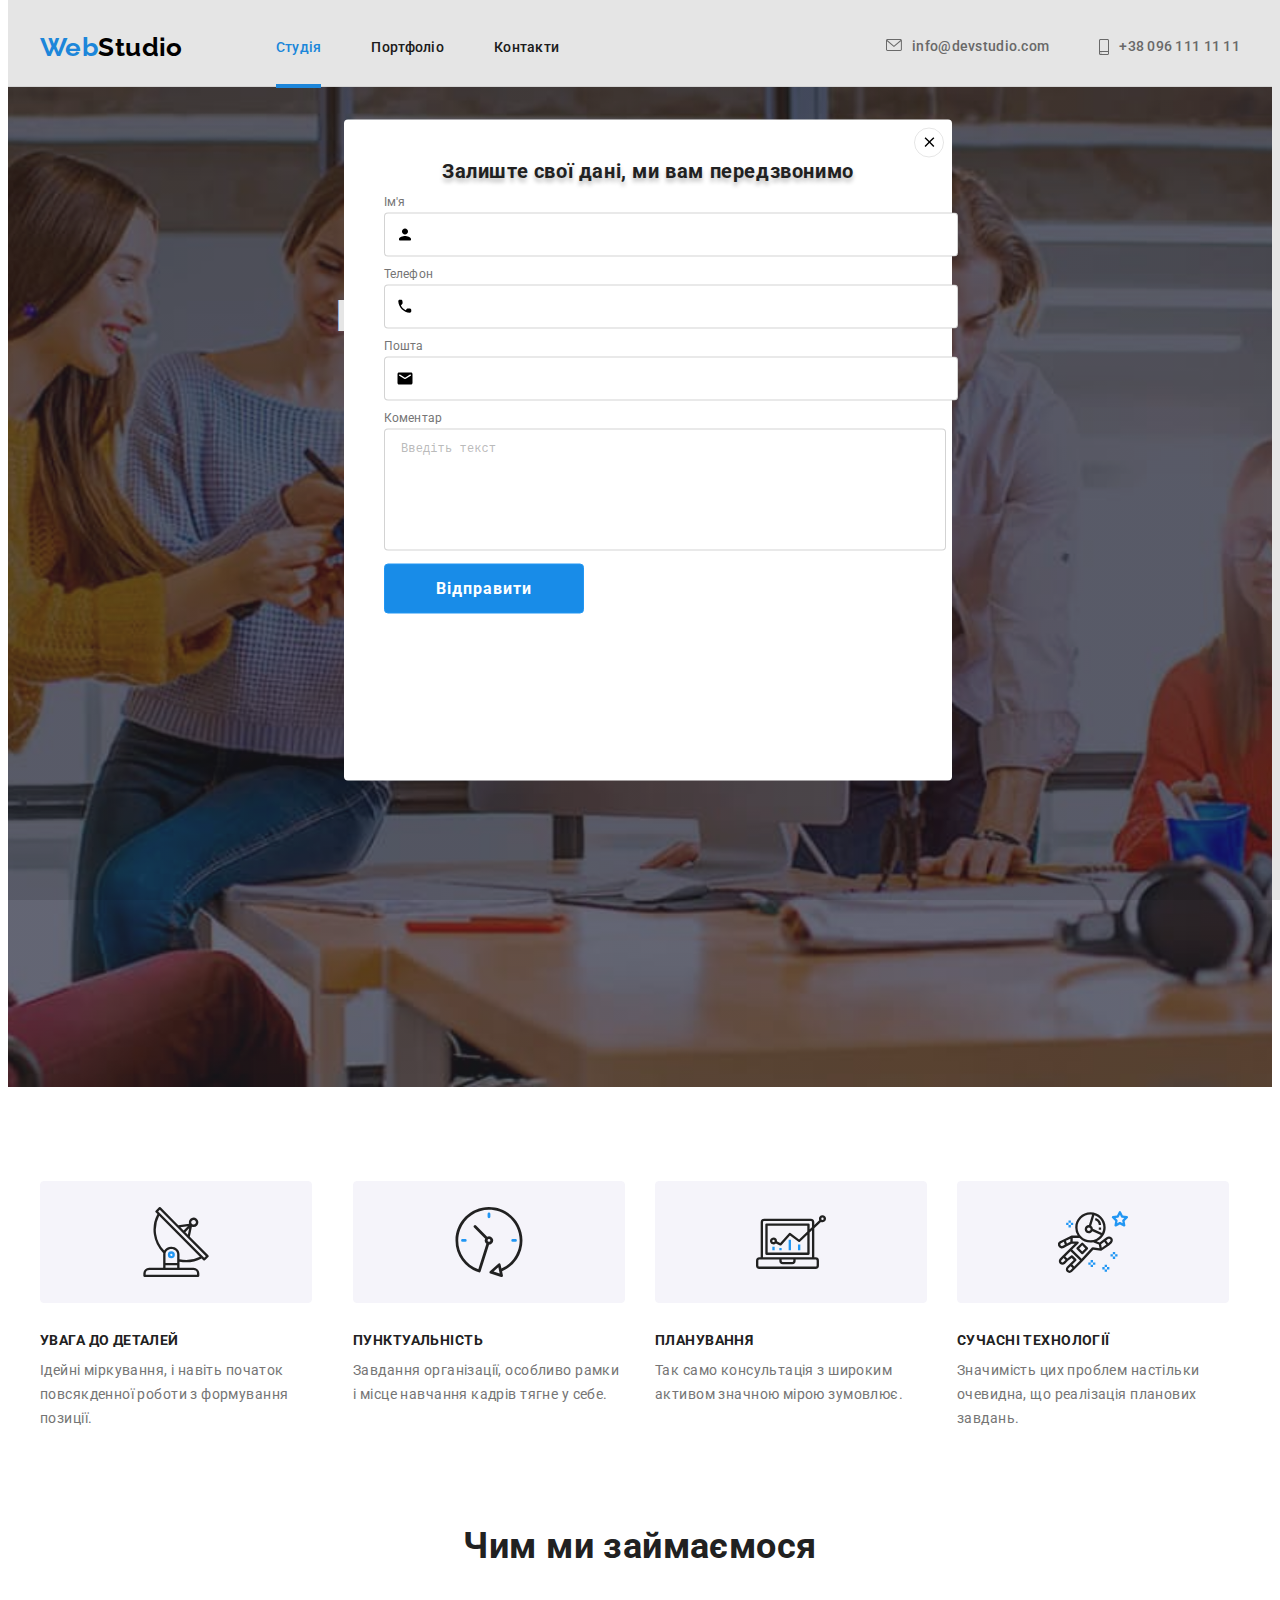
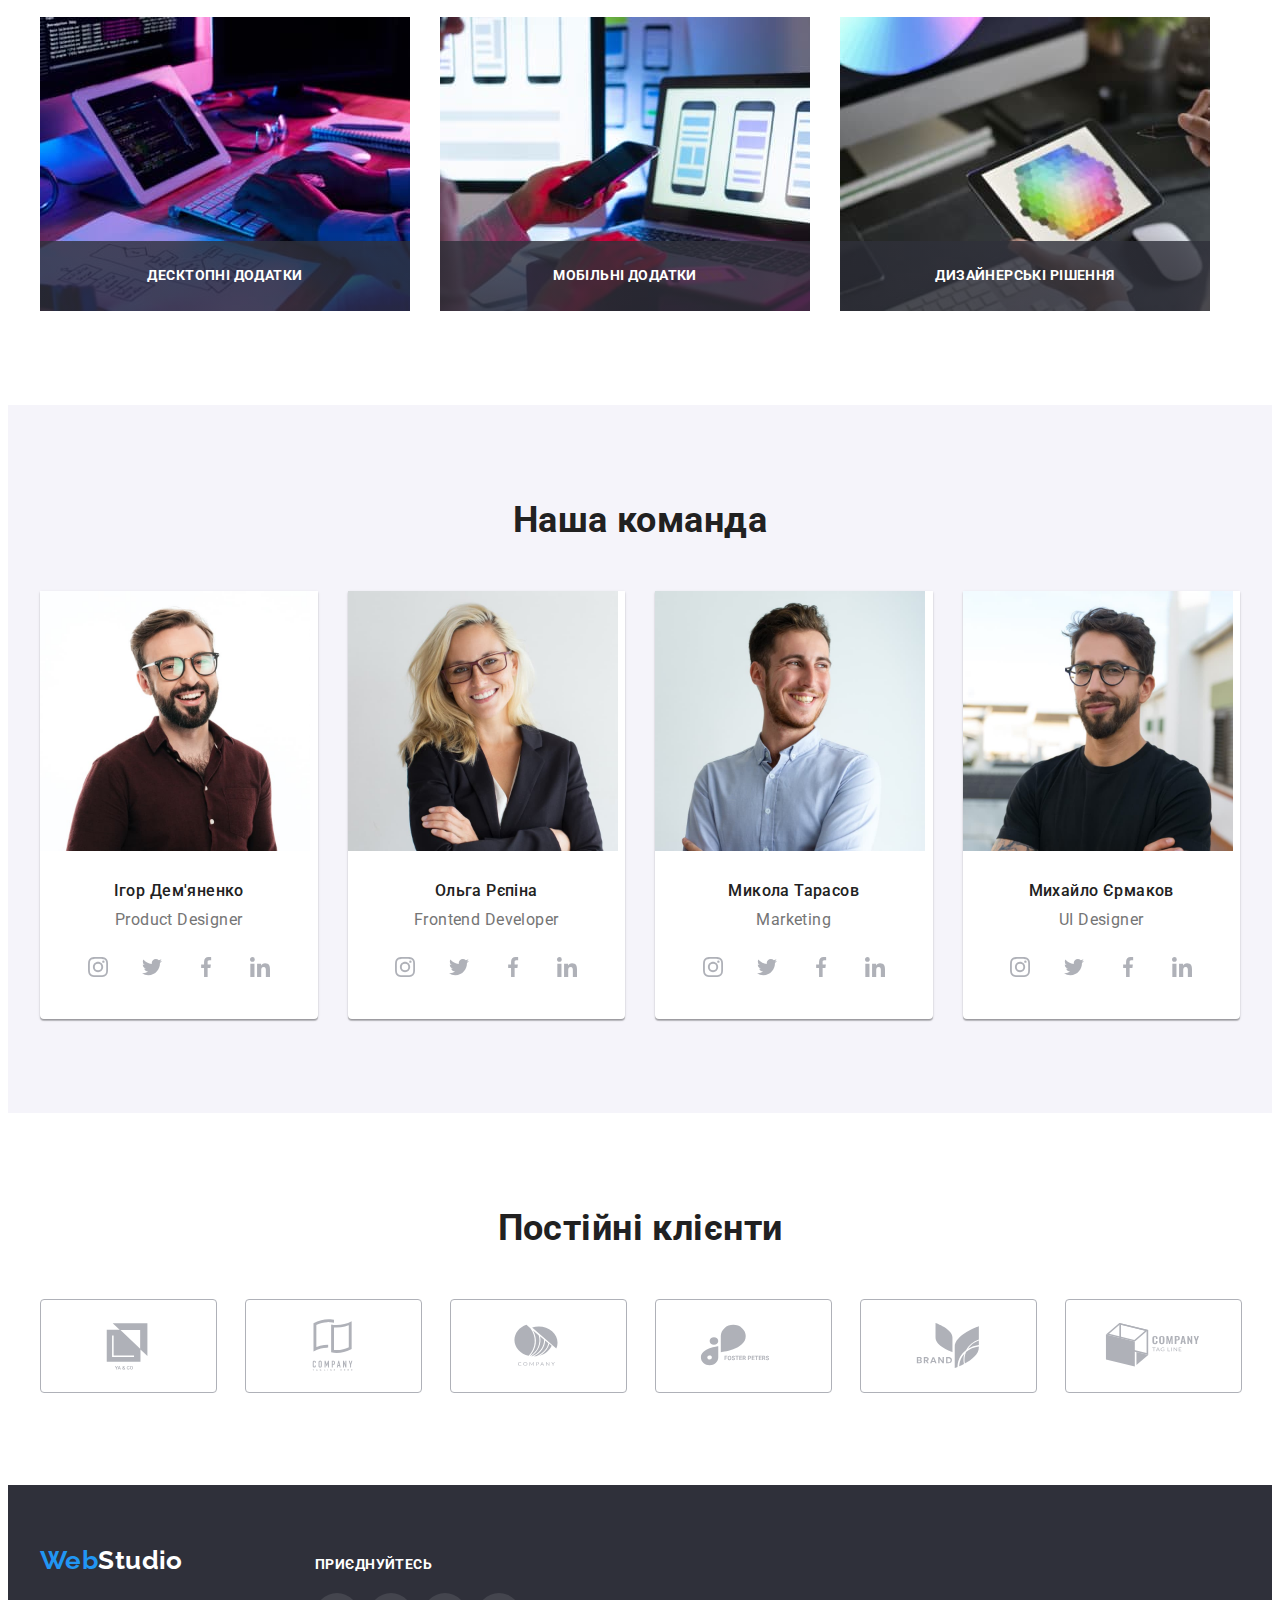
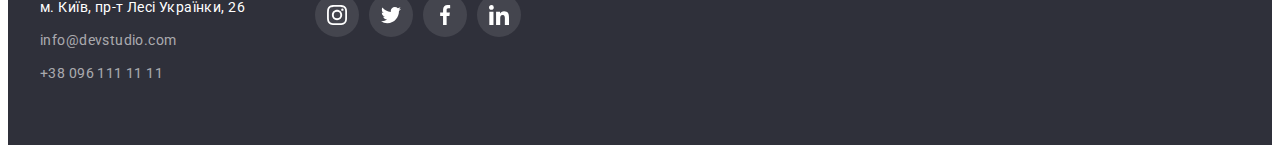
<file: index.html>
<!DOCTYPE html>
<html lang="uk">
  <head>
    <meta charset="UTF-8" />
    <meta http-equiv="X-UA-Compatible" content="IE=edge" />
    <meta name="viewport" content="width=device-width, initial-scale=1.0" />
    <title>Document</title>
    <link rel="preconnect" href="https://fonts.googleapis.com" />
    <link rel="preconnect" href="https://fonts.gstatic.com" crossorigin />
    <link
      href="https://fonts.googleapis.com/css2?family=Raleway:wght@700&family=Roboto:wght@400;500;700;900&display=swap"
      rel="stylesheet"
    />
    <link
      rel="stylesheet"
      href="https://cdnjs.cloudflare.com/ajax/libs/modern-normalize/1.1.0/modern-normalize.min.css"
      integrity="sha512-wpPYUAdjBVSE4KJnH1VR1HeZfpl1ub8YT/NKx4PuQ5NmX2tKuGu6U/JRp5y+Y8XG2tV+wKQpNHVUX03MfMFn9Q=="
      crossorigin="anonymous"
      referrerpolicy="no-referrer"
    />
    <link rel="stylesheet" href="./css/style.css" />
  </head>
  <body>
    <header class="header">
      <div class="container header-container">
        <a class="footer-logo link header-name" lang="en" href="./index.html"
          ><span>Web</span><span class="header-logo">Studio</span></a
        >
        <nav class="header-navigation">
          <ul class="header-list list">
            <li class="list-element list-navig list-current">
              <a class="header-nav link current" href="">Студія</a>
            </li>
            <li class="list-element list-navig">
              <a class="header-nav link" href="./portfolio.html">Портфоліо</a>
            </li>
            <li class="list-element list-navig">
              <a class="header-nav link" href="./index.html">Контакти</a>
            </li>
          </ul>
        </nav>
        <ul class="header-address list">
          <li class="list-element list-address">
            <a class="header-contact link" href="mailto:info@devstudio.com">
              <svg class="header-image" width="16" height="12">
                <use href="./images/symbol-defs.svg#icon-envelope-hover"></use>
              </svg>
              info@devstudio.com</a
            >
          </li>
          <li class="list-element">
            <a class="header-contact link" href="tel:+380961111111">
              <svg class="header-image" width="10" height="16">
                <use href="./images/symbol-defs.svg#icon-smartphone"></use>
              </svg>
              +38 096 111 11 11</a
            >
          </li>
        </ul>
      </div>
    </header>
    <main>
      <section class="section-hero">
        <div class="container">
          <h1 class="paragraph-main">
            Ефективні рішення для <br />
            вашого бізнесу
          </h1>
          <button class="button-nav-main" type="button" data-modal-open>
            Замовити послугу
          </button>
        </div>
      </section>
      <section class="section-benefits section">
        <div class="container">
          <h2 class="section-header hero-title visually-hidden">Переваги</h2>
          <ul class="list-advantages list">
            <li>
              <div class="benefits-picture">
                <svg class="benefits-items" width="70" height="70">
                  <use href="./images/symbol-defs.svg#icon-antenna-1"></use>
                </svg>
              </div>
              <h3 class="list-item-name">Увага до деталей</h3>
              <p class="list-item-description">
                Ідейні міркування, і навіть початок повсякденної роботи з
                формування позиції.
              </p>
            </li>
            <li>
              <div class="benefits-picture">
                <svg class="benefits-items" width="70" height="70">
                  <use href="./images/symbol-defs.svg#icon-clock-1"></use>
                </svg>
              </div>
              <h3 class="list-item-name">Пунктуальність</h3>
              <p class="list-item-description">
                Завдання організації, особливо рамки і місце навчання кадрів
                тягне у себе.
              </p>
            </li>
            <li>
              <div class="benefits-picture">
                <svg class="benefits-items" width="70" height="70">
                  <use href="./images/symbol-defs.svg#icon-diagram-1"></use>
                </svg>
              </div>
              <h3 class="list-item-name">Планування</h3>
              <p class="list-item-description">
                Так само консультація з широким активом значною мірою зумовлює.
              </p>
            </li>
            <li>
              <div class="benefits-picture">
                <svg class="benefits-items" width="70" height="70">
                  <use href="./images/symbol-defs.svg#icon-astronaut-1"></use>
                </svg>
              </div>
              <h3 class="list-item-name">Сучасні технології</h3>
              <p class="list-item-description">
                Значимість цих проблем настільки очевидна, що реалізація
                планових завдань.
              </p>
            </li>
          </ul>
        </div>
      </section>
      <section class="section-work section">
        <div class="container">
          <h2 class="section-header">Чим ми займаємося</h2>
          <ul class="list work-pictures">
            <li class="work-item">
              <img src="./images/img1.jpg" alt="Комп’ютер" width="370" />
              <p class="work-text">Десктопні додатки</p>
            </li>
            <li class="work-item">
              <img src="./images/img2.jpg" alt="Мобільний" width="370" />
              <p class="work-text">Мобільні додатки</p>
            </li>
            <li class="work-item">
              <img src="./images/img3.jpg" alt="Планшет" width="370" />
              <p class="work-text">Дизайнерські рішення</p>
            </li>
          </ul>
        </div>
      </section>
      <section class="section-team section">
        <div class="container">
          <h2 class="section-header">Наша команда</h2>
          <ul class="team-list list">
            <li class="team-items">
              <img src="./images/img-4.jpg" alt="Ігор Дем'яненко" width="270" />
              <div class="team-member">
                <h3 class="team">Ігор Дем'яненко</h3>
                <p class="team-position" lang="en">Product Designer</p>
                <ul class="team-social list">
                  <li class="team-social-item">
                    <a
                      href=""
                      class="team-social-link link"
                      target="_blank"
                      rel="noopener noreferrer nofollow"
                    >
                      <svg class="team-social-icon" width="20" height="20">
                        <use
                          href="./images/symbol-defs.svg#icon-instagram-2-4"
                        ></use>
                      </svg>
                    </a>
                  </li>
                  <li class="team-social-item">
                    <a
                      href=""
                      class="team-social-link link"
                      target="_blank"
                      rel="noopener noreferrer nofollow"
                    >
                      <svg class="team-social-icon" width="20" height="20">
                        <use
                          href="./images/symbol-defs.svg#icon-twitter-1-3"
                        ></use>
                      </svg>
                    </a>
                  </li>
                  <li class="team-social-item">
                    <a
                      href=""
                      class="team-social-link link"
                      target="_blank"
                      rel="noopener noreferrer nofollow"
                    >
                      <svg class="team-social-icon" width="20" height="20">
                        <use
                          href="./images/symbol-defs.svg#icon-facebook-1-3"
                        ></use>
                      </svg>
                    </a>
                  </li>
                  <li class="team-social-item">
                    <a
                      href=""
                      class="team-social-link link"
                      target="_blank"
                      rel="noopener noreferrer nofollow"
                    >
                      <svg class="team-social-icon" width="20" height="20">
                        <use
                          href="./images/symbol-defs.svg#icon-linkedin-1-3"
                        ></use>
                      </svg>
                    </a>
                  </li>
                </ul>
              </div>
            </li>
            <li class="team-items">
              <img src="./images/img-5.jpg" alt="Ольга Рєпіна" width="270" />
              <div class="team-member">
                <h3 class="team">Ольга Рєпіна</h3>
                <p class="team-position" lang="en">Frontend Developer</p>
                <ul class="team-social list">
                  <li class="team-social-item">
                    <a
                      href=""
                      class="team-social-link link"
                      target="_blank"
                      rel="noopener noreferrer nofollow"
                    >
                      <svg class="team-social-icon" width="20" height="20">
                        <use
                          href="./images/symbol-defs.svg#icon-instagram-2-4"
                        ></use>
                      </svg>
                    </a>
                  </li>
                  <li class="team-social-item">
                    <a
                      href=""
                      class="team-social-link link"
                      target="_blank"
                      rel="noopener noreferrer nofollow"
                    >
                      <svg class="team-social-icon" width="20" height="20">
                        <use
                          href="./images/symbol-defs.svg#icon-twitter-1-3"
                        ></use>
                      </svg>
                    </a>
                  </li>
                  <li class="team-social-item">
                    <a
                      href=""
                      class="team-social-link link"
                      target="_blank"
                      rel="noopener noreferrer nofollow"
                    >
                      <svg class="team-social-icon" width="20" height="20">
                        <use
                          href="./images/symbol-defs.svg#icon-facebook-1-3"
                        ></use>
                      </svg>
                    </a>
                  </li>
                  <li class="team-social-item">
                    <a
                      href=""
                      class="team-social-link link"
                      target="_blank"
                      rel="noopener noreferrer nofollow"
                    >
                      <svg class="team-social-icon" width="20" height="20">
                        <use
                          href="./images/symbol-defs.svg#icon-linkedin-1-3"
                        ></use>
                      </svg>
                    </a>
                  </li>
                </ul>
              </div>
            </li>
            <li class="team-items">
              <img src="./images/img-6.jpg" alt="Микола Тарасов" width="270" />
              <div class="team-member">
                <h3 class="team">Микола Тарасов</h3>
                <p class="team-position" lang="en">Marketing</p>
                <ul class="team-social list">
                  <li class="team-social-item">
                    <a
                      href=""
                      class="team-social-link link"
                      target="_blank"
                      rel="noopener noreferrer nofollow"
                    >
                      <svg class="team-social-icon" width="20" height="20">
                        <use
                          href="./images/symbol-defs.svg#icon-instagram-2-4"
                        ></use>
                      </svg>
                    </a>
                  </li>
                  <li class="team-social-item">
                    <a
                      href=""
                      class="team-social-link link"
                      target="_blank"
                      rel="noopener noreferrer nofollow"
                    >
                      <svg class="team-social-icon" width="20" height="20">
                        <use
                          href="./images/symbol-defs.svg#icon-twitter-1-3"
                        ></use>
                      </svg>
                    </a>
                  </li>
                  <li class="team-social-item">
                    <a
                      href=""
                      class="team-social-link link"
                      target="_blank"
                      rel="noopener noreferrer nofollow"
                    >
                      <svg class="team-social-icon" width="20" height="20">
                        <use
                          href="./images/symbol-defs.svg#icon-facebook-1-3"
                        ></use>
                      </svg>
                    </a>
                  </li>
                  <li class="team-social-item">
                    <a
                      href=""
                      class="team-social-link link"
                      target="_blank"
                      rel="noopener noreferrer nofollow"
                    >
                      <svg class="team-social-icon" width="20" height="20">
                        <use
                          href="./images/symbol-defs.svg#icon-linkedin-1-3"
                        ></use>
                      </svg>
                    </a>
                  </li>
                </ul>
              </div>
            </li>
            <li class="team-items">
              <img src="./images/img-7.jpg" alt="Михайло Єрмаков" width="270" />
              <div class="team-member">
                <h3 class="team">Михайло Єрмаков</h3>
                <p class="team-position" lang="en">UI Designer</p>
                <ul class="team-social list">
                  <li class="team-social-item">
                    <a
                      href=""
                      class="team-social-link link"
                      target="_blank"
                      rel="noopener noreferrer nofollow"
                    >
                      <svg class="team-social-icon" width="20" height="20">
                        <use
                          href="./images/symbol-defs.svg#icon-instagram-2-4"
                        ></use>
                      </svg>
                    </a>
                  </li>
                  <li class="team-social-item">
                    <a
                      href=""
                      class="team-social-link link"
                      target="_blank"
                      rel="noopener noreferrer nofollow"
                    >
                      <svg class="team-social-icon" width="20" height="20">
                        <use
                          href="./images/symbol-defs.svg#icon-twitter-1-3"
                        ></use>
                      </svg>
                    </a>
                  </li>
                  <li class="team-social-item">
                    <a
                      href=""
                      class="team-social-link link"
                      target="_blank"
                      rel="noopener noreferrer nofollow"
                    >
                      <svg class="team-social-icon" width="20" height="20">
                        <use
                          href="./images/symbol-defs.svg#icon-facebook-1-3"
                        ></use>
                      </svg>
                    </a>
                  </li>
                  <li class="team-social-item">
                    <a
                      href=""
                      class="team-social-link link"
                      target="_blank"
                      rel="noopener noreferrer nofollow"
                    >
                      <svg class="team-social-icon" width="20" height="20">
                        <use
                          href="./images/symbol-defs.svg#icon-linkedin-1-3"
                        ></use>
                      </svg>
                    </a>
                  </li>
                </ul>
              </div>
            </li>
          </ul>
        </div>
      </section>
      <section class="section-clients section">
        <div class="container">
          <h2 class="section-header">Постійні клієнти</h2>
          <ul class="clients-list">
            <li class="clients-item list">
              <a
                href=""
                class="clients-link link"
                target="_blank"
                rel="noopener noreferrer nofollow"
              >
                <svg class="clients-icon" width="106" height="60">
                  <use href="./images/symbol-defs.svg#icon-Logo"></use>
                </svg>
              </a>
            </li>
            <li class="clients-item list">
              <a
                href=""
                class="clients-link link"
                target="_blank"
                rel="noopener noreferrer nofollow"
              >
                <svg class="clients-icon" width="106" height="60">
                  <use href="./images/symbol-defs.svg#icon-Logo-9"></use>
                </svg>
              </a>
            </li>
            <li class="clients-item list">
              <a
                href=""
                class="clients-link link"
                target="_blank"
                rel="noopener noreferrer nofollow"
              >
                <svg class="clients-icon" width="106" height="60">
                  <use href="./images/symbol-defs.svg#icon-Logo-10"></use>
                </svg>
              </a>
            </li>
            <li class="clients-item list">
              <a
                href=""
                class="clients-link link"
                target="_blank"
                rel="noopener noreferrer nofollow"
              >
                <svg class="clients-icon" width="106" height="60">
                  <use href="./images/symbol-defs.svg#icon-Logo-11"></use>
                </svg>
              </a>
            </li>
            <li class="clients-item list">
              <a
                href=""
                class="clients-link link"
                target="_blank"
                rel="noopener noreferrer nofollow"
              >
                <svg class="clients-icon" width="106" height="60">
                  <use href="./images/symbol-defs.svg#icon-Logo-12"></use>
                </svg>
              </a>
            </li>
            <li class="clients-item list">
              <a
                href=""
                class="clients-link link"
                target="_blank"
                rel="noopener noreferrer nofollow"
              >
                <svg class="clients-icon" width="106" height="60">
                  <use href="./images/symbol-defs.svg#icon-Logo-13"></use>
                </svg>
              </a>
            </li>
          </ul>
        </div>
      </section>
    </main>
    <footer class="section-footer">
      <div class="container footer-wrap">
        <div class="footer-wrap-left">
          <a class="footer-logo link" lang="en" href="./index.html"
            ><span>Web</span><span class="logo-footer">Studio</span></a
          >
          <address class="address">
            <ul class="footer-list list">
              <li class="footer-item footer-address">
                <a
                  class="footer-address link"
                  href="https://goo.gl/maps/AEMbZK5pDBB9niob6"
                  target="_blank"
                  rel="noopener noreferrer nofollow"
                  >м. Київ, пр-т Лесі Українки, 26</a
                >
              </li>
              <li class="footer-item">
                <a class="footer-link link" href="mailto:info@devstudio.com"
                  >info@devstudio.com</a
                >
              </li>
              <li class="footer-item">
                <a class="footer-link link" href="tel:+380961111111"
                  >+38 096 111 11 11</a
                >
              </li>
            </ul>
          </address>
        </div>
        <div class="footer-wrap-right">
          <p class="footer-header">приєднуйтесь</p>
          <ul class="footer-social list">
            <li class="footer-social-item">
              <a
                href=""
                class="footer-social-link link"
                target="_blank"
                rel="noopener noreferrer nofollow"
              >
                <svg class="footer-social-icon" width="20" height="20">
                  <use href="./images/symbol-defs.svg#icon-instagram-2-4"></use>
                </svg>
              </a>
            </li>
            <li class="footer-social-item">
              <a
                href=""
                class="footer-social-link link"
                target="_blank"
                rel="noopener noreferrer nofollow"
              >
                <svg class="footer-social-icon" width="20" height="20">
                  <use href="./images/symbol-defs.svg#icon-twitter-1-3"></use>
                </svg>
              </a>
            </li>
            <li class="footer-social-item">
              <a
                href=""
                class="footer-social-link link"
                target="_blank"
                rel="noopener noreferrer nofollow"
              >
                <svg class="footer-social-icon" width="20" height="20">
                  <use href="./images/symbol-defs.svg#icon-facebook-1-3"></use>
                </svg>
              </a>
            </li>
            <li class="footer-social-item">
              <a
                href=""
                class="footer-social-link link"
                target="_blank"
                rel="noopener noreferrer nofollow"
              >
                <svg class="footer-social-icon" width="20" height="20">
                  <use href="./images/symbol-defs.svg#icon-linkedin-1-3"></use>
                </svg>
              </a>
            </li>
          </ul>
        </div>
      </div>
    </footer>
    <div class="backdrop" data-modal>
      <div class="modal">
        <button type="button" class="modal-close" data-modal-close>
          <svg class="modal-close-icon" width="18" height="18">
            <use href="./images/symbol-defs.svg#icon-close"></use>
          </svg>
        </button>
        <p class="modal-title">Залиште свої дані, ми вам передзвонимо</p>
        <form class="modal-form">
          <div class="modal-field">
            <label for="user-name" class="input-lable">Ім'я</label>
            <div class="input-wrap">
              <input
                type="text"
                name="user-name"
                class="modal-input"
                required
                id="user-name"
              />
              <svg class="modal-input-icon" width="18" height="18">
                <use href="./images/symbol-defs.svg#icon-person"></use>
              </svg>
            </div>
          </div>
          <div class="modal-field">
            <label for="user-tel" class="input-lable">Телефон</label>
            <div class="input-wrap">
              <input
                type="tel"
                name="user-tel"
                class="modal-input"
                required
                id="user-tel"
              />
              <svg class="modal-input-icon" width="18" height="18">
                <use href="./images/symbol-defs.svg#icon-phone"></use>
              </svg>
            </div>
          </div>
          <div class="modal-field">
            <label for="user-email" class="input-lable">Пошта</label>
            <div class="input-wrap">
              <input
                type="email"
                name="user-email"
                class="modal-input"
                required
                id="user-email"
              />
              <svg class="modal-input-icon" width="18" height="18">
                <use href="./images/symbol-defs.svg#icon-email"></use>
              </svg>
            </div>
          </div>
          <div class="modal-field">
            <label for="user-comment" class="input-lable">Коментар</label>
            <textarea
              name="user-comment"
              id="user-comment"
              class="modal-comment"
              placeholder="Введіть текст"
            ></textarea>
          </div>
          <button type="submit" class="modal-button">Відправити</button>
        </form>
      </div>
    </div>
    <script src="./js/modal.js"></script>
  </body>
</html>
</file>
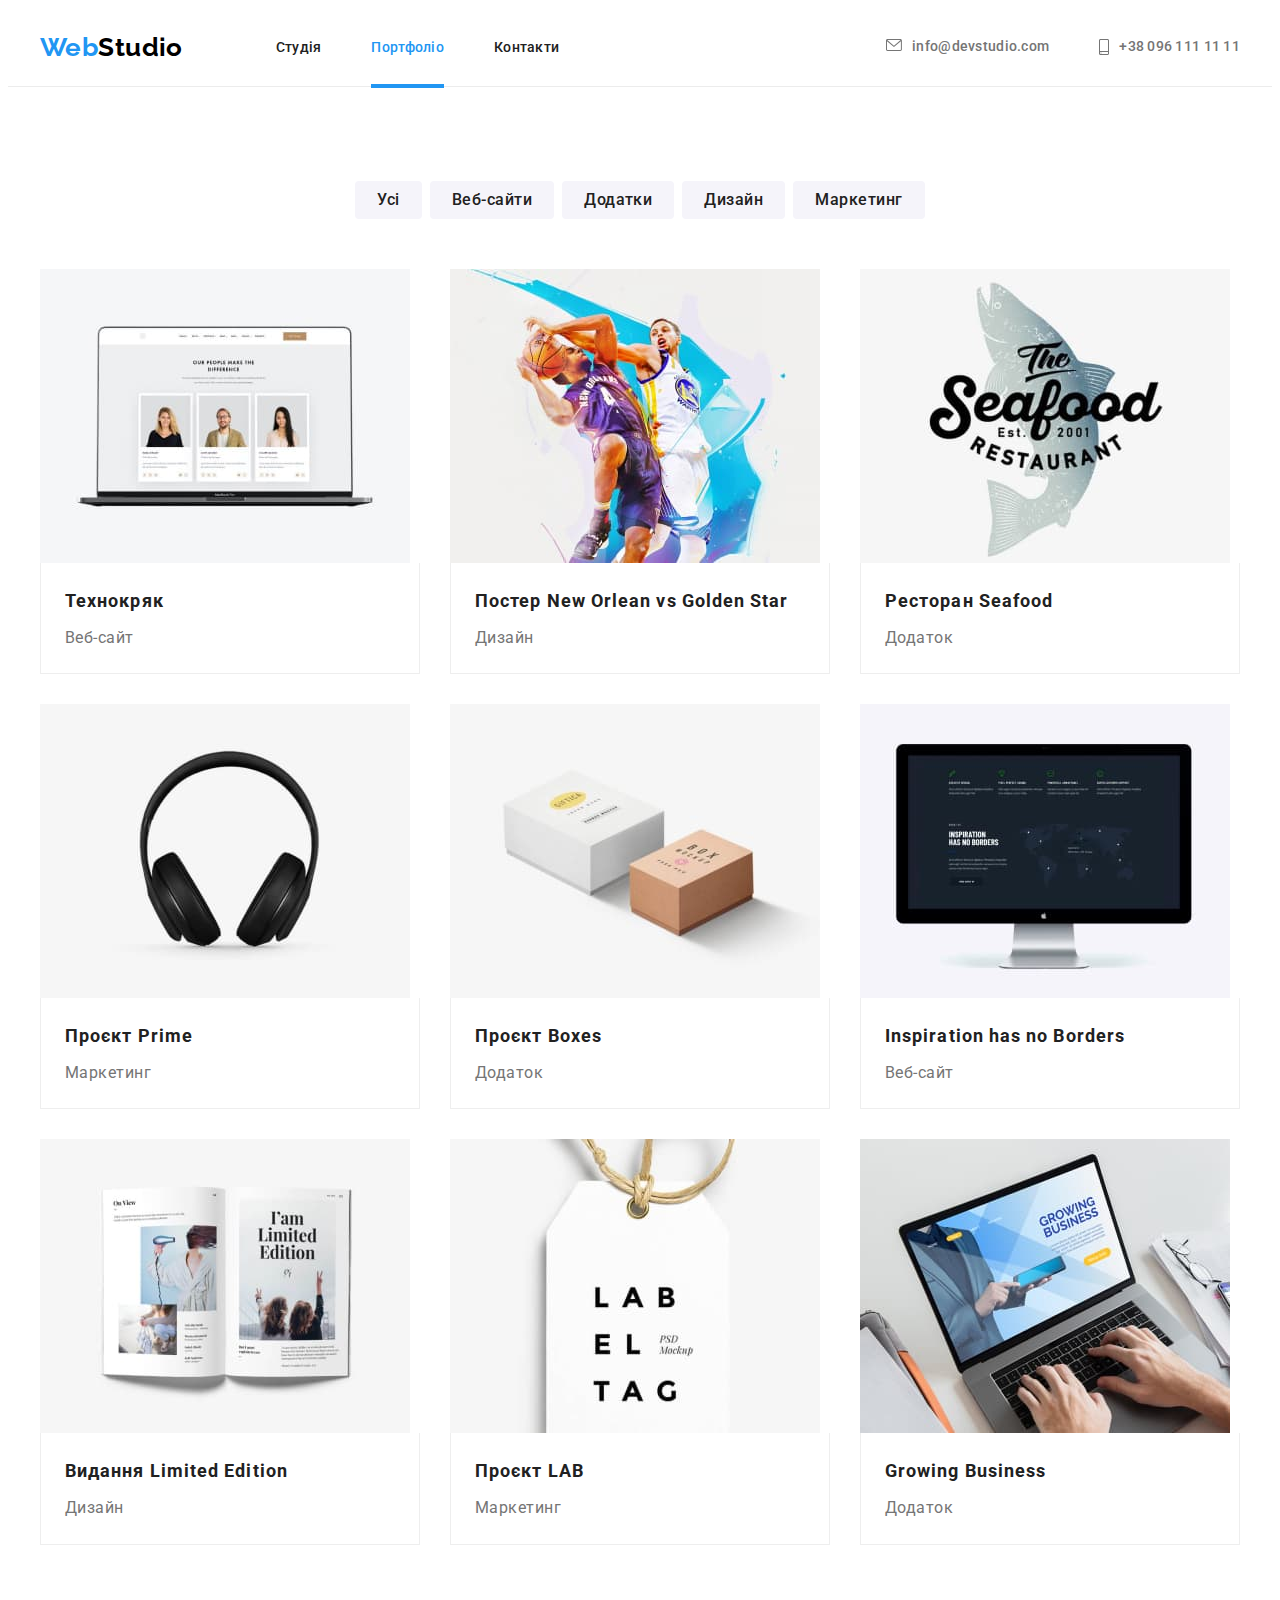
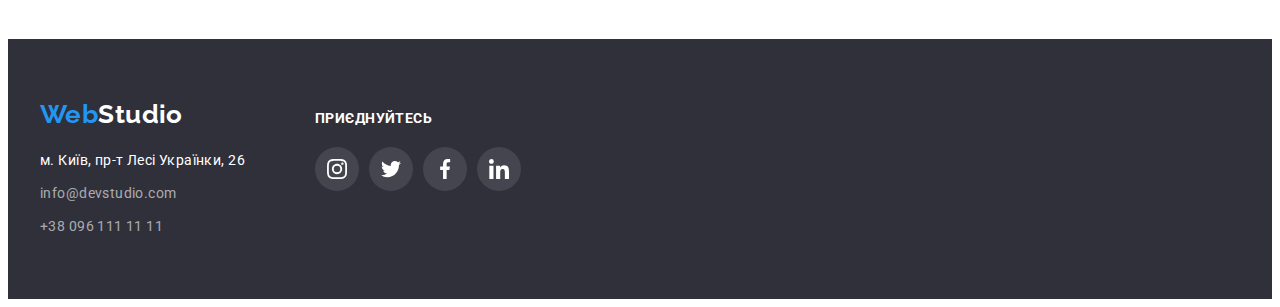
<file: portfolio.html>
<!DOCTYPE html>
<html lang="en">
  <head>
    <meta charset="UTF-8" />
    <meta http-equiv="X-UA-Compatible" content="IE=edge" />
    <meta name="viewport" content="width=device-width, initial-scale=1.0" />
    <title>Document</title>
    <link rel="preconnect" href="https://fonts.googleapis.com" />
    <link rel="preconnect" href="https://fonts.gstatic.com" crossorigin />
    <link
      href="https://fonts.googleapis.com/css2?family=Raleway:wght@700&family=Roboto:wght@400;500;700;900&display=swap"
      rel="stylesheet"
    />
    <link
      rel="stylesheet"
      href="https://cdnjs.cloudflare.com/ajax/libs/modern-normalize/1.1.0/modern-normalize.min.css"
      integrity="sha512-wpPYUAdjBVSE4KJnH1VR1HeZfpl1ub8YT/NKx4PuQ5NmX2tKuGu6U/JRp5y+Y8XG2tV+wKQpNHVUX03MfMFn9Q=="
      crossorigin="anonymous"
      referrerpolicy="no-referrer"
    />
    <link rel="stylesheet" href="./css/style.css" />
  </head>
  <body>
    <header class="header">
      <div class="container header-container">
        <a class="footer-logo link header-name" lang="en" href="./index.html"
          ><span>Web</span><span class="header-logo">Studio</span></a
        >
        <nav class="header-navigation">
          <ul class="header-list list">
            <li class="list-element list-navig">
              <a class="header-nav link" href="./index.html">Студія</a>
            </li>
            <li class="list-element list-navig list-current">
              <a class="header-nav link current" href="./portfolio.html"
                >Портфоліо</a
              >
            </li>
            <li class="list-element list-navig">
              <a class="header-nav link" href="./index.html">Контакти</a>
            </li>
          </ul>
        </nav>
        <ul class="header-address list">
          <li class="list-element list-address">
            <a class="header-contact link" href="mailto:info@devstudio.com">
              <svg class="header-image" width="16" height="12">
                <use href="./images/symbol-defs.svg#icon-envelope-hover"></use>
              </svg>
              info@devstudio.com</a
            >
          </li>
          <li class="list-element">
            <a class="header-contact link" href="tel:+380961111111">
              <svg class="header-image" width="10" height="16">
                <use href="./images/symbol-defs.svg#icon-smartphone"></use>
              </svg>
              +38 096 111 11 11</a
            >
          </li>
        </ul>
      </div>
    </header>
    <main class="site">
      <section class="examples section">
        <div class="container">
          <h1 class="site-header visually-hidden">Наші роботи</h1>
          <ul class="site-nav list">
            <li class="button-list">
              <button class="button-nav" type="button">Усі</button>
            </li>
            <li class="button-list">
              <button class="button-nav" type="button">Веб-сайти</button>
            </li>
            <li class="button-list">
              <button class="button-nav" type="button">Додатки</button>
            </li>
            <li class="button-list">
              <button class="button-nav" type="button">Дизайн</button>
            </li>
            <li class="button-list">
              <button class="button-nav" type="button">Маркетинг</button>
            </li>
          </ul>
          <ul class="site-examples list">
            <li class="example-item">
              <a class="example-card link" href="">
                <div class="example-wrap-img">
                  <img src="./images/img8.jpg" alt="Фото сайту" width="370" />
                  <p class="example-text">
                    Ресурс пропонує комплексні пропозиції з різним рівнем
                    функціоналу та сервісів. Все це дозволить відвідувачу
                    отримати вичерпні відомості про компанію чи приватну особу.
                  </p>
                </div>
                <div class="example-block">
                  <h2 class="example-name">Технокряк</h2>
                  <p class="example-list">Веб-сайт</p>
                </div>
              </a>
            </li>
            <li class="example-item">
              <a class="example-card link" href="">
                <div class="example-wrap-img">
                  <img
                    src="./images/img9.jpg"
                    alt="Хлопці грають у баскетбол"
                    width="370"
                  />
                  <p class="example-text">
                    Ресурс пропонує комплексні пропозиції з різним рівнем
                    функціоналу та сервісів. Все це дозволить відвідувачу
                    отримати вичерпні відомості про компанію чи приватну особу.
                  </p>
                </div>
                <div class="example-block">
                  <h2 class="example-name">Постер New Orlean vs Golden Star</h2>
                  <p class="example-list">Дизайн</p>
                </div>
              </a>
            </li>
            <li class="example-item">
              <a class="example-card link" href="">
                <div class="example-wrap-img">
                  <img
                    src="./images/img10.jpg"
                    alt="Логотип з акулою"
                    width="370"
                  />
                  <p class="example-text">
                    Ресурс пропонує комплексні пропозиції з різним рівнем
                    функціоналу та сервісів. Все це дозволить відвідувачу
                    отримати вичерпні відомості про компанію чи приватну особу.
                  </p>
                </div>
                <div class="example-block">
                  <h2 class="example-name">Ресторан Seafood</h2>
                  <p class="example-list">Додаток</p>
                </div>
              </a>
            </li>
            <li class="example-item">
              <a class="example-card link" href="">
                <div class="example-wrap-img">
                  <img src="./images/img13.jpg" alt="Навушники" width="370" />
                  <p class="example-text">
                    Ресурс пропонує комплексні пропозиції з різним рівнем
                    функціоналу та сервісів. Все це дозволить відвідувачу
                    отримати вичерпні відомості про компанію чи приватну особу.
                  </p>
                </div>
                <div class="example-block">
                  <h2 class="example-name">Проєкт Prime</h2>
                  <p class="example-list">Маркетинг</p>
                </div>
              </a>
            </li>
            <li class="example-item">
              <a class="example-card link" href="">
                <div class="example-wrap-img">
                  <img src="./images/img14.jpg" alt="Дві коробки" width="370" />
                  <p class="example-text">
                    Ресурс пропонує комплексні пропозиції з різним рівнем
                    функціоналу та сервісів. Все це дозволить відвідувачу
                    отримати вичерпні відомості про компанію чи приватну особу.
                  </p>
                </div>
                <div class="example-block">
                  <h2 class="example-name">Проєкт Boxes</h2>
                  <p class="example-list">Додаток</p>
                </div>
              </a>
            </li>
            <li class="example-item">
              <a class="example-card link" href="">
                <div class="example-wrap-img">
                  <img src="./images/img15.jpg" alt="Монітор" width="370" />
                  <p class="example-text">
                    Ресурс пропонує комплексні пропозиції з різним рівнем
                    функціоналу та сервісів. Все це дозволить відвідувачу
                    отримати вичерпні відомості про компанію чи приватну особу.
                  </p>
                </div>
                <div class="example-block">
                  <h2 class="example-name">Inspiration has no Borders</h2>
                  <p class="example-list">Веб-сайт</p>
                </div>
              </a>
            </li>
            <li class="example-item">
              <a class="example-card link" href="">
                <div class="example-wrap-img">
                  <img src="./images/img16.jpg" alt="Журнал" width="370" />
                  <p class="example-text">
                    Ресурс пропонує комплексні пропозиції з різним рівнем
                    функціоналу та сервісів. Все це дозволить відвідувачу
                    отримати вичерпні відомості про компанію чи приватну особу.
                  </p>
                </div>
                <div class="example-block">
                  <h2 class="example-name">Видання Limited Edition</h2>
                  <p class="example-list">Дизайн</p>
                </div>
              </a>
            </li>
            <li class="example-item">
              <a class="example-card link" href="">
                <div class="example-wrap-img">
                  <img
                    src="./images/img11.jpg"
                    alt="Лейба з надписом"
                    width="370"
                  />
                  <p class="example-text">
                    Ресурс пропонує комплексні пропозиції з різним рівнем
                    функціоналу та сервісів. Все це дозволить відвідувачу
                    отримати вичерпні відомості про компанію чи приватну особу.
                  </p>
                </div>
                <div class="example-block">
                  <h2 class="example-name">Проєкт LAB</h2>
                  <p class="example-list">Маркетинг</p>
                </div>
              </a>
            </li>
            <li class="example-item">
              <a class="example-card link" href="">
                <div class="example-wrap-img">
                  <img src="./images/img12.jpg" alt="Ноутбук" width="370" />
                  <p class="example-text">
                    Ресурс пропонує комплексні пропозиції з різним рівнем
                    функціоналу та сервісів. Все це дозволить відвідувачу
                    отримати вичерпні відомості про компанію чи приватну особу.
                  </p>
                </div>
                <div class="example-block">
                  <h2 class="example-name">Growing Business</h2>
                  <p class="example-list">Додаток</p>
                </div>
              </a>
            </li>
          </ul>
        </div>
      </section>
    </main>
    <footer class="section-footer">
      <div class="container footer-wrap">
        <div class="footer-wrap-left">
          <a class="footer-logo link" lang="en" href="./index.html"
            ><span>Web</span><span class="logo-footer">Studio</span></a
          >
          <address class="address">
            <ul class="footer-list list">
              <li class="footer-item footer-address">
                <a
                  class="footer-address link"
                  href="https://goo.gl/maps/AEMbZK5pDBB9niob6"
                  target="_blank"
                  rel="noopener noreferrer nofollow"
                  >м. Київ, пр-т Лесі Українки, 26</a
                >
              </li>
              <li class="footer-item">
                <a class="footer-link link" href="mailto:info@devstudio.com"
                  >info@devstudio.com</a
                >
              </li>
              <li class="footer-item">
                <a class="footer-link link" href="tel:+380961111111"
                  >+38 096 111 11 11</a
                >
              </li>
            </ul>
          </address>
        </div>
        <div class="footer-wrap-right">
          <p class="footer-header">приєднуйтесь</p>
          <ul class="footer-social list">
            <li class="footer-social-item">
              <a
                href=""
                class="footer-social-link link"
                target="_blank"
                rel="noopener noreferrer nofollow"
              >
                <svg class="footer-social-icon" width="20" height="20">
                  <use href="./images/symbol-defs.svg#icon-instagram-2-4"></use>
                </svg>
              </a>
            </li>
            <li class="footer-social-item">
              <a
                href=""
                class="footer-social-link link"
                target="_blank"
                rel="noopener noreferrer nofollow"
              >
                <svg class="footer-social-icon" width="20" height="20">
                  <use href="./images/symbol-defs.svg#icon-twitter-1-3"></use>
                </svg>
              </a>
            </li>
            <li class="footer-social-item">
              <a
                href=""
                class="footer-social-link link"
                target="_blank"
                rel="noopener noreferrer nofollow"
              >
                <svg class="footer-social-icon" width="20" height="20">
                  <use href="./images/symbol-defs.svg#icon-facebook-1-3"></use>
                </svg>
              </a>
            </li>
            <li class="footer-social-item">
              <a
                href=""
                class="footer-social-link link"
                target="_blank"
                rel="noopener noreferrer nofollow"
              >
                <svg class="footer-social-icon" width="20" height="20">
                  <use href="./images/symbol-defs.svg#icon-linkedin-1-3"></use>
                </svg>
              </a>
            </li>
          </ul>
        </div>
      </div>
    </footer>
  </body>
</html>
</file>
<file: css/style.css>
:root {
  --black-color: #212121;
  --white-color: #ffffff;
  --gray-color: #757575;
  --blue-color: #2196f3;
  --bg-beige: #eeeeee;
  --bg-black: #000000;
  --bg-ivory: #f5f4fa;
  --bg-white: #FFFFFF60%;
  --bg-darkgray: #2f303a;
  --bg-light-gray: #ececec;
  --animaion: cubic-bezier(0.4, 0, 0.2, 1);
}
p,
h1,
h2,
h3,
h4,
h5,
h6 {
  margin: 0;
}
ul,
ol {
  margin: 0;
  padding-left: 0;
}
button {
  cursor: pointer;
  display: block;
  border: none;
  border-radius: 4px;
}
address {
  font-style: normal;
}
img {
  display: block;
  max-width: 100%;
  height: auto;
}
body {
  font-family: "roboto", sans-serif;
  color: #212121;
  background-color: #ffffff;
  letter-spacing: 0.03em;
  font-size: 14px;
}
.section {
  padding-top: 94px;
  padding-bottom: 94px;
}
.list {
  list-style: none;
  padding-left: 0;
  margin: 0;
}
.link {
  text-decoration: none;
}
.container {
  width: 1200px;
  padding-left: 15px;
  padding-right: 15px;
  margin: 0 auto;
}
/* ---HEADER---- */
.header {
  padding-top: 24px;
  padding-bottom: 24px;
}
.header-name {
  align-items: center;
  margin-right: 93px;
}
.header-logo {
  font-family: "raleway", sans-serif;
  font-weight: 700;
  font-size: 26px;
  line-height: 1.17%;
  color: var(--bg-black);
}
.header-address {
  margin-left: auto;
}
.header-nav {
  font-weight: 500;
  line-height: 1.14;
  letter-spacing: 0.02em;
  color: var(--black-color);
  transition: color 250ms var(--animaion);
}
.header-address {
  display: flex;
}
.list-navig:not(:last-child) {
  margin-right: 50px;
}
.header {
  border-bottom: 1px solid #ececec;
}
.header-list {
  display: flex;
}
.header-container {
  display: flex;
  align-items: center;
}
.list-address {
  margin-right: 50px;
}
.logo-part {
  color: var(--bg-black);
}
.current {
  color: var(--blue-color);
}
.list-current {
  position: relative;
}
.current::before {
  content: "";
  display: inline-block;
  position: absolute;
  width: 100%;
  height: 4px;
  background-color: var(--blue-color);
  align-items: center;
  transform: translateY(45px);
}
.header-contact {
  font-weight: 500;
  line-height: 1.14;
  letter-spacing: 0.02em;
  color: var(--gray-color);
  display: flex;
  transition: color 250ms var(--animaion);
}
.header-image {
  fill: #757575;
  margin-right: 10px;
  fill: currentColor;
}
.header-image:hover,
.header-imageink:focus {
  fill: #2196f3;
}

.header-contact:hover,
.header-contact:focus,
.header-nav:hover,
.header-nav:focus {
  color: var(--blue-color);
}
/* ---MAIN---- */
.visually-hidden {
  position: absolute;
  white-space: nowrap;
  width: 1px;
  height: 1px;
  overflow: hidden;
  border: 0;
  padding: 0;
  clip: rect(0 0 0 0);
  clip-path: inset(50%);
  margin: -1px;
}
.button-nav {
  font-weight: 500;
  font-size: 16px;
  line-height: 1.62;
  text-align: center;
  color: var(--black-color);
  background-color: var(--bg-ivory);
  letter-spacing: 0.03em;
  font-family: inherit;
  cursor: pointer;
  display: block;
  margin: 0 auto;
  padding: 6px 22px;
  border: none;
  border-radius: 4px;
  transition: color 250ms var(--animaion),
    background-color 250ms var(--animaion), box-shadow 250ms var(--animaion);
}
.site-nav {
  display: flex;
  gap: 8px;
  justify-content: center;
  margin-bottom: 50px;
}
.section-work {
  padding-top: 0;
}
.benefits-picture {
  width: 270px;
  height: 120px;
  border: 1px solid #f5f4fa;
  background-color: #f5f4fa;
  display: block;
  border-radius: 4px;
  display: flex;
  justify-content: center;
  align-items: center;
  margin-bottom: 30px;
}

.site-examples {
  display: flex;
  flex-wrap: wrap;
  gap: 30px;
}
.example-item {
  width: calc((100% - 60px) / 3);
}
.example-card {
  display: block;
  text-decoration: none;
  transition: box-shadow 250ms var(--animaion);
}
.example-card:hover,
.example-card:focus {
  box-shadow: 0px 1px 1px rgba(0, 0, 0, 0.12), 0px 4px 4px rgba(0, 0, 0, 0.06),
    1px 4px 6px rgba(0, 0, 0, 0.16);
}
.example-name {
  font-weight: 700;
  font-size: 18px;
  line-height: 2;
  letter-spacing: 0.06em;
  color: var(--black-color);
  margin-bottom: 4px;
}
.example-list {
  font-size: 16px;
  line-height: 1.88;
  letter-spacing: 0.03em;
  color: var(--gray-color);
}
.example-card:hover .example-text,
.example-card:focus .example-text {
  transform: translateY(-100%);
}
.example-wrap-img {
  position: relative;
  overflow: hidden;
}
.example-text {
  position: absolute;
  background-color: var(--blue-color);
  color: var(--white-color);
  height: 100%;
  width: 100%;
  font-weight: 400;
  font-size: 18px;
  line-height: 1.56;
  letter-spacing: 0.03em;
  transform: translateY(0);
  padding-top: 63px;
  padding-left: 24px;
  padding-right: 24px;
  transition: transform 250ms var(--animaion);
  overflow: auto;
}
.button-nav:hover,
.button-nav:focus {
  color: var(--white-color);
  background-color: var(--blue-color);
  box-shadow: 0px 4px 4px rgba(0, 0, 0, 0.25);
}

.section-hero {
  background-color: var(--bg-darkgray);
  padding-top: 200px;
  padding-bottom: 200px;
  background-image: linear-gradient(
      rgba(47, 48, 58, 0.4),
      rgba(47, 48, 58, 0.4)
    ),
    url(../images/Img17.jpg);
  background-repeat: no-repeat;
  background-position: center;
  background-size: cover;
  max-width: 1600px;
  margin: 0 auto;
  height: 600px;
}
.hero-title {
  max-width: 696px;
  margin: 0 auto;
}
.example-block {
  padding: 20px 24px;
  border: 1px solid #eeeeee;
  border-top: 0;
}
.work-item {
  position: relative;
}
.work-text {
  font-weight: 700;
  line-height: 1.14;
  width: 100%;
  height: 70px;
  position: absolute;
  bottom: 0;
  color: var(--white-color);
  text-transform: uppercase;
  background-image: linear-gradient(
    rgba(47, 48, 58, 0.8),
    rgba(47, 48, 58, 0.8)
  );
  display: flex;
  align-items: center;
  justify-content: center;
}

.team-position {
  margin-bottom: 16px;
}
.team-member {
  padding-top: 30px;
  padding-bottom: 30px;
}
.team-social-item {
  width: 44px;
  height: 44px;
}
.team-social-link {
  width: 100%;
  height: 100%;
  display: block;
  display: flex;
  align-items: center;
  justify-content: center;
  border-radius: 50%;
  color: #afb1b8;
  transition: background-color 250ms var(--animaion),
    color 250ms var(--animaion);
}
.team-social {
  display: flex;
  justify-content: center;
  gap: 10px;
}
.clients-list {
  display: flex;
  gap: 30px;
}
.clients-item {
  width: calc((100% - 150px) / 6);
  height: 92px;
}
.clients-link {
  width: 100%;
  height: 100%;
  border: 1px solid currentColor;
  border-radius: 4px;
  display: flex;
  justify-content: center;
  align-items: center;
  color: #afb1b8;
  transition: color 250ms var(--animaion);
}
.team-social-icon {
  fill: currentColor;
}
.team-social-link:hover,
.team-social-link:focus {
  background-color: var(--blue-color);
  color: var(--white-color);
}
.clients-icon {
  fill: currentColor;
}
.clients-link:focus,
.clients-link:hover {
  color: var(--blue-color);
}
.paragraph-main {
  font-weight: 900;
  font-size: 44px;
  line-height: 1.36;
  text-align: center;
  letter-spacing: 0.06em;
  text-transform: uppercase;
  color: var(--white-color);
  margin-bottom: 30px;
}
.button-nav-main {
  font-weight: 700;
  font-size: 16px;
  line-height: 1.88;
  display: flex;
  align-items: center;
  text-align: center;
  letter-spacing: 0.06em;
  color: var(--white-color);
  background-color: var(--blue-color);
  cursor: pointer;
  font-family: inherit;
  margin: 0 auto;
  display: block;
  box-shadow: 0px 4px 4px rgba(0, 0, 0, 0.15);
  border-radius: 4px;
  border-color: var(--blue-color);
  min-width: 216px;
  height: 50px;
  transition: color 250ms var(--animaion),
    background-color 250ms var(--animaion);
}
.button-nav-main:hover,
.button-nav-main:focus {
  color: var(--white-color);
  background-color: var(--bg-darkgray);
}
.list-advantages {
  display: flex;
  gap: 30px;
}
.list-item-name {
  font-weight: 700;
  font-size: 14px;
  line-height: 1.14;
  text-transform: uppercase;
  margin-bottom: 10px;
}
.work-pictures {
  display: flex;
  gap: 30px;
}
.list-item-description {
  font-weight: 400;
  line-height: 1.71;
  color: var(--gray-color);
}
.section-header {
  font-weight: 700;
  font-size: 36px;
  line-height: 42px;
  text-align: center;
  margin-bottom: 50px;
}
.team {
  font-weight: 500;
  font-size: 16px;
  line-height: 1.19;
  text-align: center;
  margin-bottom: 10px;
}
.team-position {
  font-weight: 400;
  font-size: 16px;
  line-height: 1.19;
  text-align: center;
  color: var(--gray-color);
}
.section-team {
  background-color: var(--bg-ivory);
}
.team-list {
  display: flex;
  gap: 30px;
}
.team-items {
  width: calc((100% - 90px) / 4);
  background: #ffffff;
  box-shadow: 0px 1px 3px rgba(0, 0, 0, 0.12), 0px 1px 1px rgba(0, 0, 0, 0.14),
    0px 2px 1px rgba(0, 0, 0, 0.2);
  border-radius: 0px 0px 4px 4px;
}

/* ---FOOTER---- */
.footer-logo {
  font-family: "raleway", sans-serif;
  font-weight: 700;
  font-size: 26px;
  line-height: 1.17;
  color: var(--blue-color);
  display: block;
}
.footer-item {
  display: block;
}
.footer-item:not(:last-child) {
  margin-bottom: 9px;
}

.logo-footer {
  color: var(--white-color);
}
.address {
  margin-top: 20px;
}
.section-footer {
  background-color: var(--bg-darkgray);
  padding-top: 60px;
  padding-bottom: 60px;
}
.footer-address {
  font-weight: 400;
  font-size: 14px;
  line-height: 1.71;
  letter-spacing: 0.03em;
  color: var(--white-color);
  font-style: normal;
  display: block;
  transition: color 250ms var(--animaion);
}
.footer-link {
  font-weight: 400;
  font-size: 14px;
  line-height: 1.71;
  letter-spacing: 0.03em;
  color: rgba(255, 255, 255, 0.6);
  font-style: normal;
  display: block;
  transition: color 250ms var(--animaion);
}
.footer-address:hover,
.footer-link:hover,
.footer-address:focus,
.footer-link:focus {
  color: var(--blue-color);
}
.footer-social-item {
  width: 44px;
  height: 44px;
  background-color: rgba(255, 255, 255, 0.1);
  border-radius: 50%;
}
.footer-social-link {
  width: 100%;
  height: 100%;
  display: block;
  display: flex;
  align-items: center;
  justify-content: center;
  border-radius: 50%;
  transition: background-color 250ms var(--animaion), fill 250ms var(--animaion);
}
.footer-social {
  display: flex;
  gap: 10px;
}
.footer-social-icon {
  fill: #ffffff;
}
.footer-social-link:hover,
.footer-social-link:focus {
  background-color: #2196f3;
}
.footer-social-link:hover .footer-social-icon,
.footer-social-link:focus .footer-social-icon {
  fill: #ffffff;
}
.footer-header {
  font-weight: 700;
  line-height: 1.14;
  text-transform: uppercase;
  color: #ffffff;
  margin-bottom: 20px;
}
.footer-wrap {
  display: flex;
  align-items: baseline;
}
.footer-wrap-right {
  margin-left: 70px;
}
.backdrop {
  height: 100%;
  width: 100%;
  background-color: #0000001a;
  position: fixed;
  top: 0;
  transition: opacity 250ms var(--animaion), visibility 250ms var(--animaion);
}
.modal {
  width: 528px;
  min-height: 581px;
  padding: 40px;
  background-color: var(--white-color);
  position: absolute;
  top: 50%;
  left: 50%;
  border-radius: 4px;
  transform: translate(-50%, -50%) scale(1);
  transition: transform 250ms var(--animaion);
}
.backdrop.is-hidden .modal {
  transform: translate(-50%, -50%) scale(0);
}
.modal-close {
  width: 30px;
  height: 30px;
  background-color: transparent;
  border: 1px solid #0000001a;
  border-radius: 50%;
  position: absolute;
  right: 8px;
  top: 8px;
  display: flex;
  align-items: center;
  justify-content: center;
}
.backdrop.is-hidden {
  opacity: 0;
  visibility: hidden;
  pointer-events: none;
}
.modal-title {
  font-weight: 700;
  font-size: 20px;
  line-height: 1.15;
  text-align: center;
  letter-spacing: 0.03em;
  color: var(--black-color);
  text-shadow: 0px 4px 4px rgba(0, 0, 0, 0.25);
  margin-bottom: 12px;
}
.modal-input {
  width: 100%;
  height: 40px;
  padding-left: 42px;
  border: 1px solid rgba(33, 33, 33, 0.2);
  border-radius: 4px;
  color: var(--bg-black);
  font-size: 12px;
  outline: transparent;
}
.modal-button {
  width: 200px;
  height: 50px;
  background-color: #188ce8;
  font-family: "Roboto";
  font-style: normal;
  font-weight: 700;
  font-size: 16px;
  line-height: 1.875;
  display: flex;
  align-items: center;
  justify-content: center;
  letter-spacing: 0.06em;
  color: #ffffff;
  border-radius: 4px;
  border: 1px solid var(--blue-color);
}
.input-wrap {
  position: relative;
}
.modal-field {
  margin-bottom: 10px;
}
.modal-input-icon {
  position: absolute;
  left: 12px;
  top: 50%;
  transform: translateY(-50%);
}
.modal-input:focus {
  border-color: var(--blue-color);
}
.modal-input:focus + .modal-input-icon {
  fill: var(--blue-color);
}
.input-lable {
  font-style: normal;
  font-weight: 400;
  font-size: 12px;
  line-height: 1.167;
  letter-spacing: 0.01em;
  color: var(--gray-color);
  display: block;
  margin-bottom: 4px;
}
.modal-comment {
  width: 100%;
  height: 96px;
  border-radius: 4px;
  border: 1px solid rgba(33, 33, 33, 0.2);
  padding: 12px 16px;
  resize: none;
}
.modal-comment::placeholder {
  font-style: normal;
  font-weight: 400;
  font-size: 12px;
  line-height: 1.167;
  letter-spacing: 0.01em;
  color: rgba(117, 117, 117, 0.5);
}
</file>
